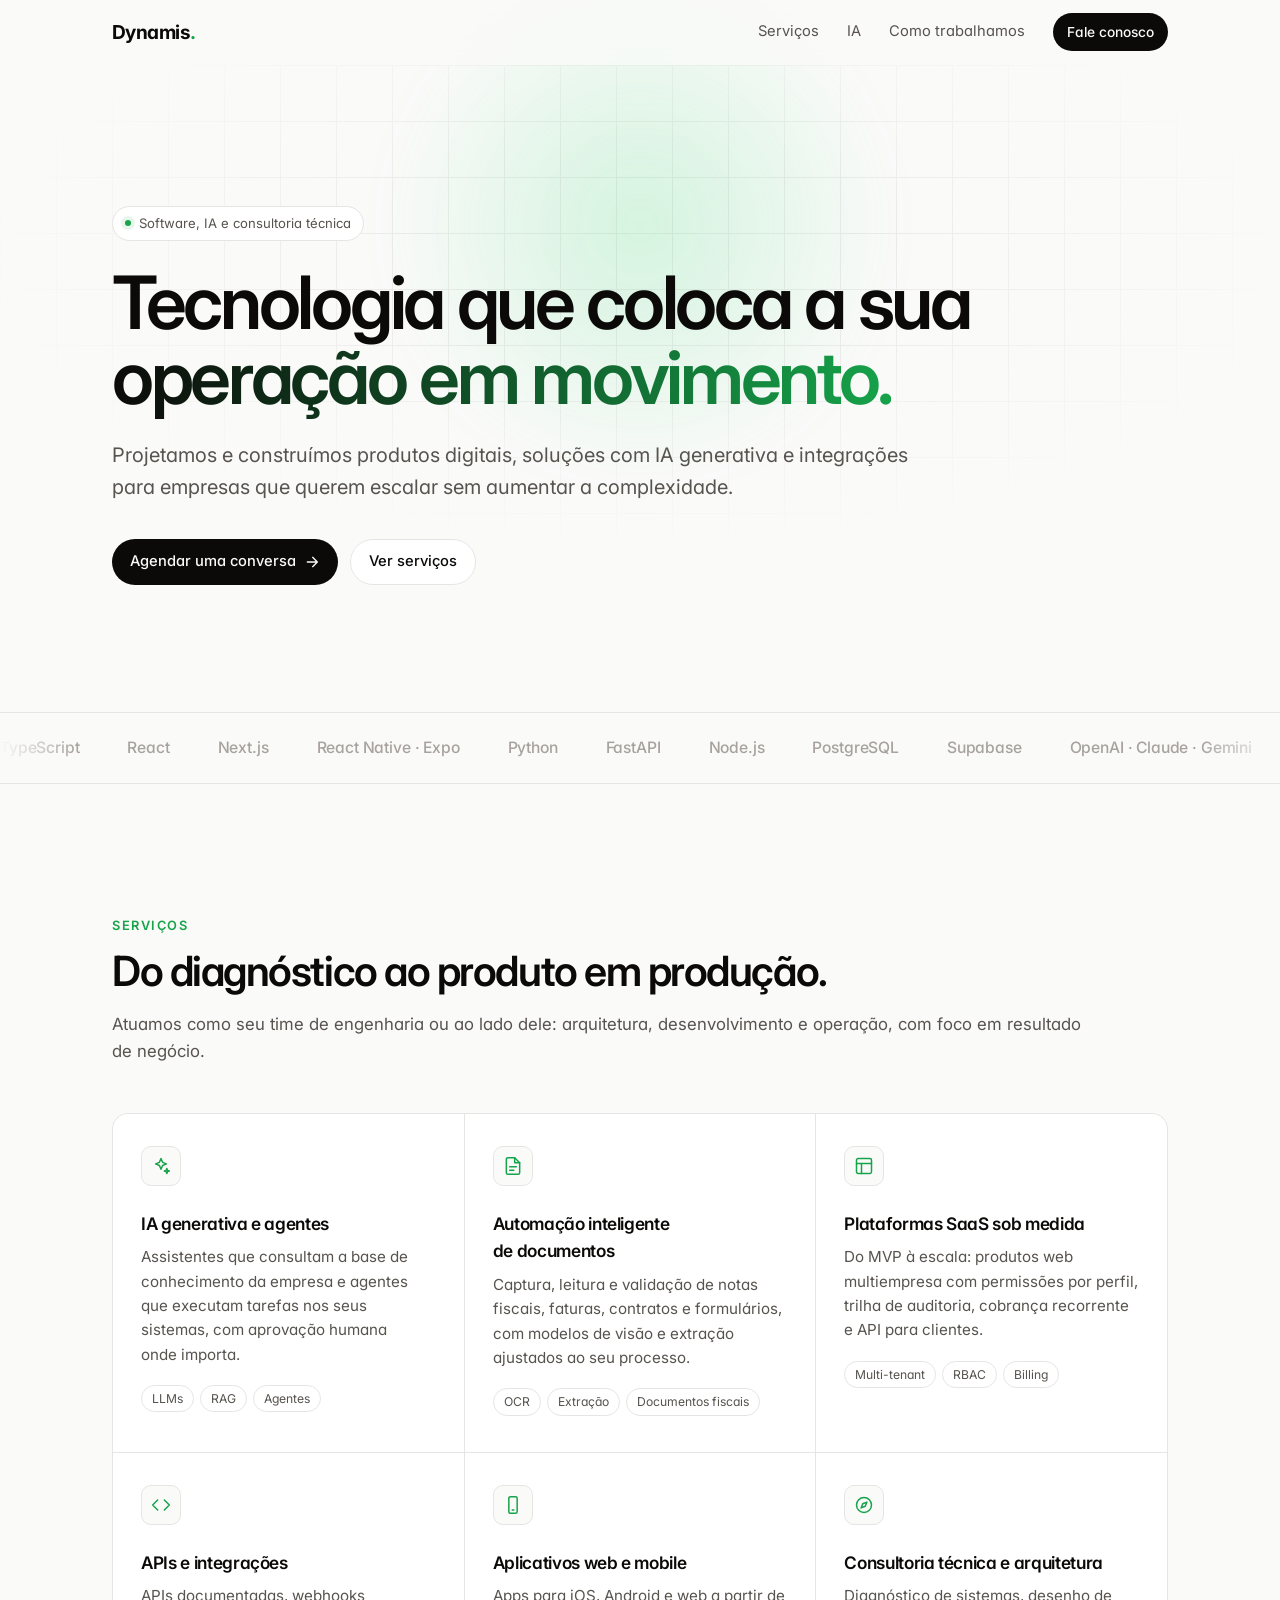
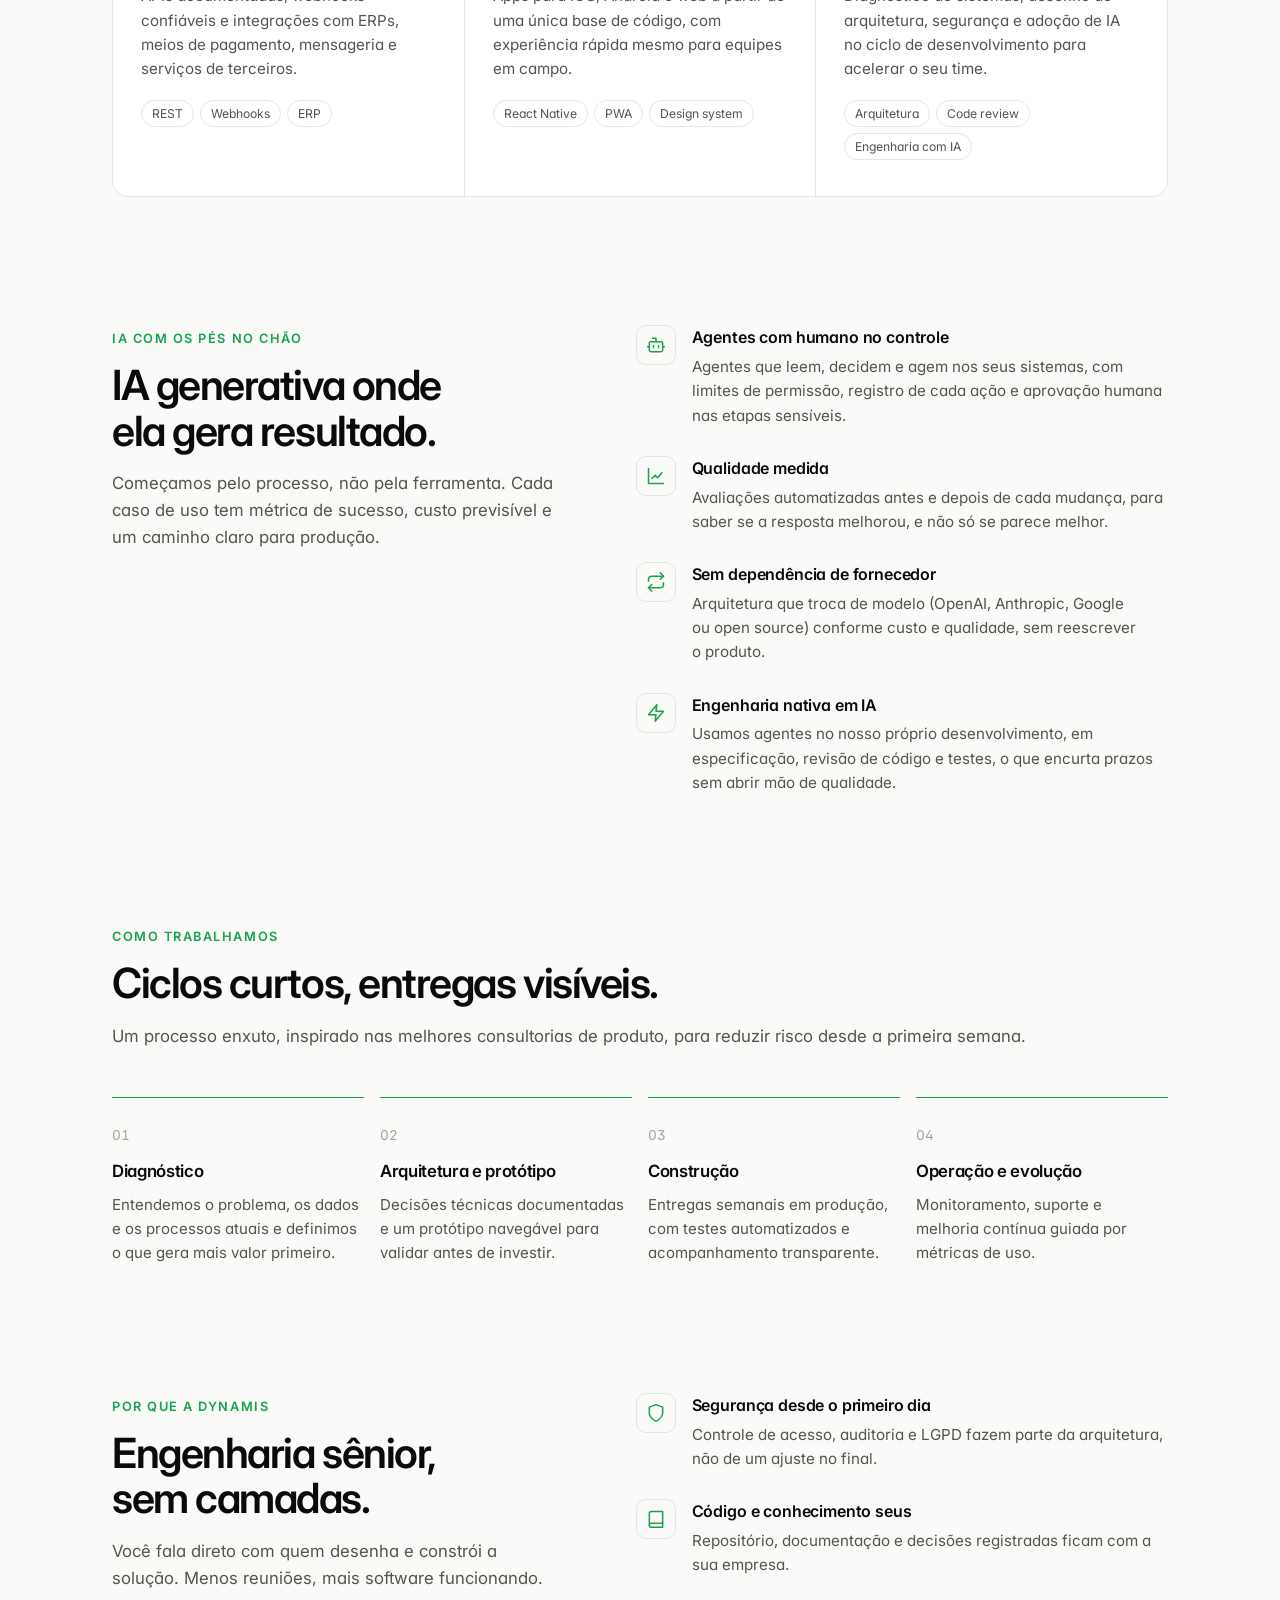
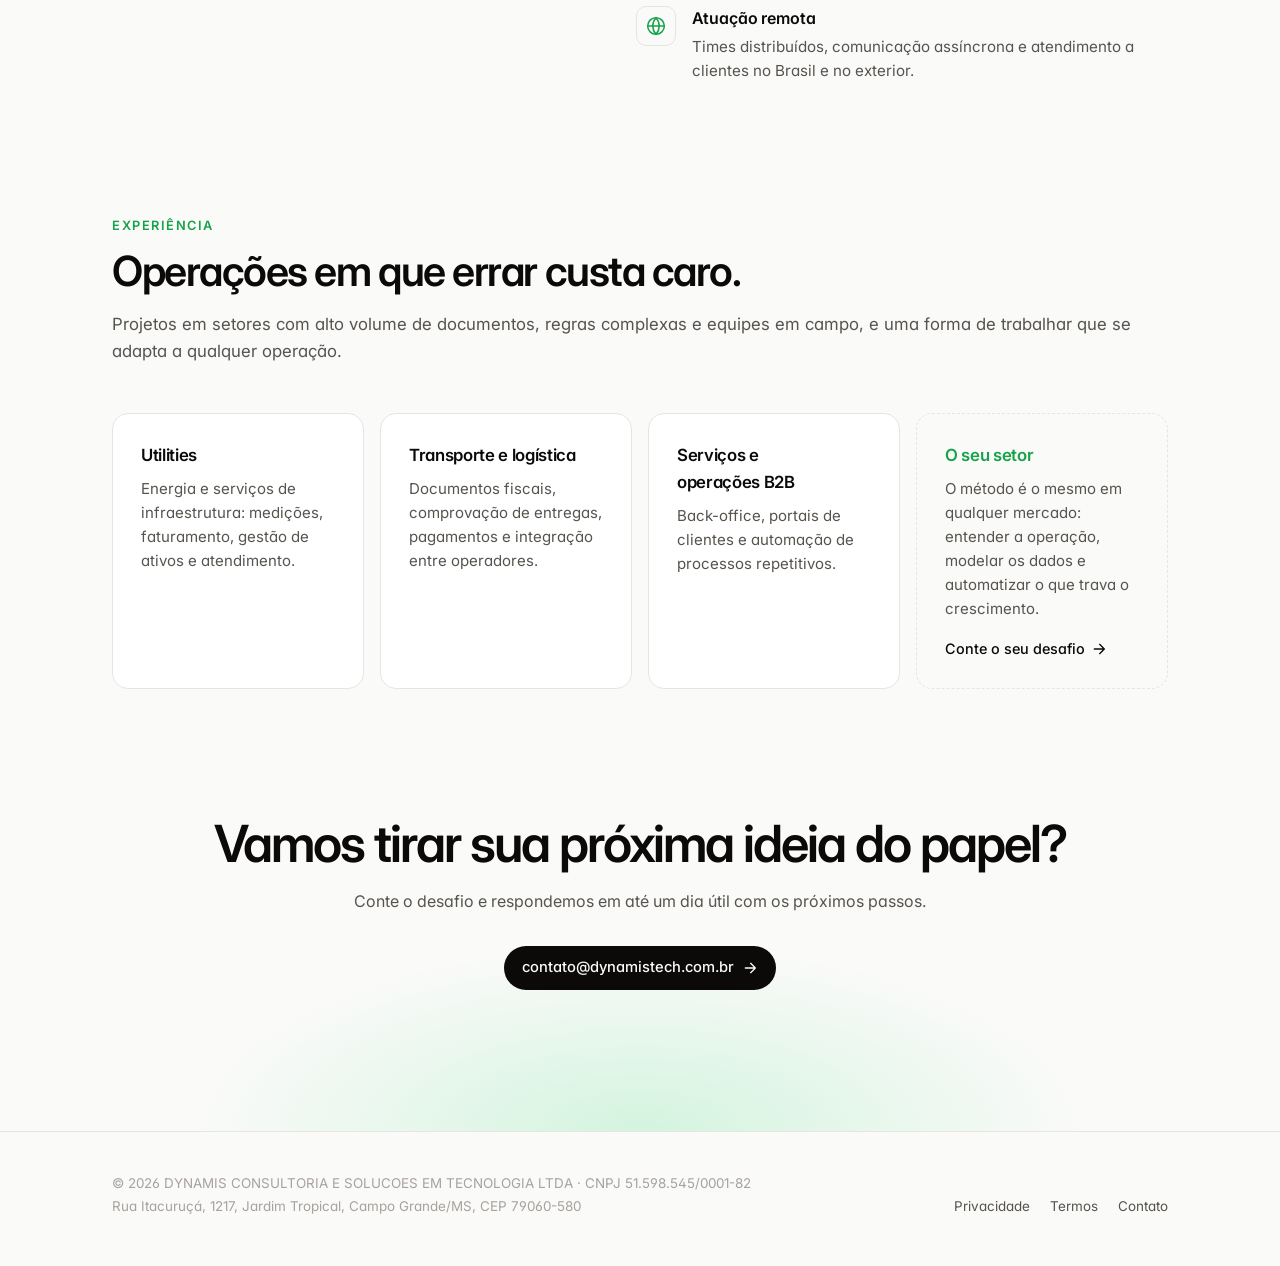
<file: index.html>
<!doctype html>
<html lang="pt-BR" class="no-js">
<head>
  <meta charset="utf-8">
  <meta name="viewport" content="width=device-width, initial-scale=1">
  <title>Dynamis — Software, IA e consultoria técnica</title>
  <meta name="description" content="Desenvolvemos produtos digitais, soluções com IA generativa e agentes, e integrações para empresas que querem operar com mais eficiência. Consultoria técnica, SaaS, apps e APIs.">
  <meta property="og:title" content="Dynamis — Software, IA e consultoria técnica">
  <meta property="og:description" content="Produtos digitais, IA generativa e integrações sob medida.">
  <meta property="og:url" content="https://dynamistech.com.br/">
  <meta property="og:type" content="website">
  <meta name="theme-color" content="#0a0a0a" media="(prefers-color-scheme: dark)">
  <meta name="theme-color" content="#fafaf9" media="(prefers-color-scheme: light)">
  <link rel="icon" href="data:image/svg+xml,%3Csvg xmlns='http://www.w3.org/2000/svg' viewBox='0 0 32 32'%3E%3Crect width='32' height='32' rx='8' fill='%230c0a09'/%3E%3Ctext x='16' y='22' font-family='Arial' font-weight='700' font-size='17' fill='%234ade80' text-anchor='middle'%3ED%3C/text%3E%3C/svg%3E">
  <link rel="preconnect" href="https://fonts.googleapis.com">
  <link rel="preconnect" href="https://fonts.gstatic.com" crossorigin>
  <link href="https://fonts.googleapis.com/css2?family=Inter:wght@400;500;600;700&display=swap" rel="stylesheet">
  <!-- META_DOMAIN_VERIFICATION: cole aqui a meta tag facebook-domain-verification se usar esse método -->
  <link rel="stylesheet" href="styles.css">
  <script type="application/ld+json">
  {
    "@context": "https://schema.org",
    "@type": "Organization",
    "name": "Dynamis",
    "legalName": "DYNAMIS CONSULTORIA E SOLUCOES EM TECNOLOGIA LTDA",
    "taxID": "51.598.545/0001-82",
    "url": "https://dynamistech.com.br",
    "email": "contato@dynamistech.com.br",
    "address": {
      "@type": "PostalAddress",
      "streetAddress": "Rua Itacuruçá, 1217 - Jardim Tropical",
      "addressLocality": "Campo Grande",
      "addressRegion": "MS",
      "postalCode": "79060-580",
      "addressCountry": "BR"
    }
  }
  </script>
</head>
<body>
  <header class="site-header">
    <div class="wrap">
      <a class="brand" href="index.html" aria-label="Dynamis, início">Dynamis<span class="brand-dot">.</span></a>
      <nav class="nav" aria-label="Principal">
        <a class="hide-sm" href="#servicos">Serviços</a>
        <a class="hide-sm" href="#ia">IA</a>
        <a class="hide-sm" href="#como-trabalhamos">Como trabalhamos</a>
        <a class="btn btn-primary" href="#contato">Fale conosco</a>
      </nav>
    </div>
  </header>

  <main>
    <section class="hero">
      <div class="wrap">
        <span class="eyebrow reveal"><span class="dot"></span>Software, IA e consultoria técnica</span>
        <h1 class="reveal" style="--d:.08s">Tecnologia que coloca a sua <span class="accent">operação em movimento.</span></h1>
        <p class="lead reveal" style="--d:.16s">Projetamos e construímos produtos digitais, soluções com IA generativa e integrações para empresas que querem escalar sem aumentar a complexidade.</p>
        <div class="actions reveal" style="--d:.24s">
          <a class="btn btn-primary" href="#contato">Agendar uma conversa
            <svg viewBox="0 0 24 24" fill="none" stroke="currentColor" stroke-width="2" stroke-linecap="round" stroke-linejoin="round"><path d="M5 12h14M13 5l7 7-7 7"/></svg>
          </a>
          <a class="btn btn-ghost" href="#servicos">Ver serviços</a>
        </div>
      </div>
    </section>

    <div class="marquee" aria-label="Tecnologias">
      <div class="marquee-track">
        <span>TypeScript</span><span>React</span><span>Next.js</span><span>React Native · Expo</span><span>Python</span><span>FastAPI</span><span>Node.js</span><span>PostgreSQL</span><span>Supabase</span><span>OpenAI · Claude · Gemini</span><span>Model Context Protocol</span><span>Azure AI</span><span>Stripe</span><span>Docker</span><span>Cloudflare</span>
        <span aria-hidden="true">TypeScript</span><span aria-hidden="true">React</span><span aria-hidden="true">Next.js</span><span aria-hidden="true">React Native · Expo</span><span aria-hidden="true">Python</span><span aria-hidden="true">FastAPI</span><span aria-hidden="true">Node.js</span><span aria-hidden="true">PostgreSQL</span><span aria-hidden="true">Supabase</span><span aria-hidden="true">OpenAI · Claude · Gemini</span><span aria-hidden="true">Model Context Protocol</span><span aria-hidden="true">Azure AI</span><span aria-hidden="true">Stripe</span><span aria-hidden="true">Docker</span><span aria-hidden="true">Cloudflare</span>
      </div>
    </div>

    <section class="block" id="servicos">
      <div class="wrap">
        <div class="section-head reveal">
          <span class="kicker">Serviços</span>
          <h2>Do diagnóstico ao produto em produção.</h2>
          <p>Atuamos como seu time de engenharia ou ao lado dele: arquitetura, desenvolvimento e operação, com foco em resultado de negócio.</p>
        </div>

        <div class="services reveal">
          <article class="service">
            <div class="icon"><svg viewBox="0 0 24 24" fill="none" stroke="currentColor" stroke-width="1.8" stroke-linecap="round" stroke-linejoin="round"><path d="M12 3l1.9 4.6L18.5 9.5l-4.6 1.9L12 16l-1.9-4.6L5.5 9.5l4.6-1.9z"/><path d="M19 15l.8 2.2L22 18l-2.2.8L19 21l-.8-2.2L16 18l2.2-.8z"/></svg></div>
            <h3>IA generativa e agentes</h3>
            <p>Assistentes que consultam a base de conhecimento da empresa e agentes que executam tarefas nos seus sistemas, com aprovação humana onde importa.</p>
            <div class="tags"><span>LLMs</span><span>RAG</span><span>Agentes</span></div>
          </article>

          <article class="service">
            <div class="icon"><svg viewBox="0 0 24 24" fill="none" stroke="currentColor" stroke-width="1.8" stroke-linecap="round" stroke-linejoin="round"><path d="M14 2H6a2 2 0 0 0-2 2v16a2 2 0 0 0 2 2h12a2 2 0 0 0 2-2V8z"/><path d="M14 2v6h6M8 13h8M8 17h5"/></svg></div>
            <h3>Automação inteligente de documentos</h3>
            <p>Captura, leitura e validação de notas fiscais, faturas, contratos e formulários, com modelos de visão e extração ajustados ao seu processo.</p>
            <div class="tags"><span>OCR</span><span>Extração</span><span>Documentos fiscais</span></div>
          </article>

          <article class="service">
            <div class="icon"><svg viewBox="0 0 24 24" fill="none" stroke="currentColor" stroke-width="1.8" stroke-linecap="round" stroke-linejoin="round"><rect x="3" y="3" width="18" height="18" rx="2"/><path d="M3 9h18M9 21V9"/></svg></div>
            <h3>Plataformas SaaS sob medida</h3>
            <p>Do MVP à escala: produtos web multiempresa com permissões por perfil, trilha de auditoria, cobrança recorrente e API para clientes.</p>
            <div class="tags"><span>Multi-tenant</span><span>RBAC</span><span>Billing</span></div>
          </article>

          <article class="service">
            <div class="icon"><svg viewBox="0 0 24 24" fill="none" stroke="currentColor" stroke-width="1.8" stroke-linecap="round" stroke-linejoin="round"><path d="M16 18l6-6-6-6M8 6l-6 6 6 6"/></svg></div>
            <h3>APIs e integrações</h3>
            <p>APIs documentadas, webhooks confiáveis e integrações com ERPs, meios de pagamento, mensageria e serviços de terceiros.</p>
            <div class="tags"><span>REST</span><span>Webhooks</span><span>ERP</span></div>
          </article>

          <article class="service">
            <div class="icon"><svg viewBox="0 0 24 24" fill="none" stroke="currentColor" stroke-width="1.8" stroke-linecap="round" stroke-linejoin="round"><rect x="7" y="2" width="10" height="20" rx="2"/><path d="M11 18h2"/></svg></div>
            <h3>Aplicativos web e mobile</h3>
            <p>Apps para iOS, Android e web a partir de uma única base de código, com experiência rápida mesmo para equipes em campo.</p>
            <div class="tags"><span>React Native</span><span>PWA</span><span>Design system</span></div>
          </article>

          <article class="service">
            <div class="icon"><svg viewBox="0 0 24 24" fill="none" stroke="currentColor" stroke-width="1.8" stroke-linecap="round" stroke-linejoin="round"><circle cx="12" cy="12" r="9"/><path d="M15.5 8.5l-2 5-5 2 2-5z"/></svg></div>
            <h3>Consultoria técnica e arquitetura</h3>
            <p>Diagnóstico de sistemas, desenho de arquitetura, segurança e adoção de IA no ciclo de desenvolvimento para acelerar o seu time.</p>
            <div class="tags"><span>Arquitetura</span><span>Code review</span><span>Engenharia com IA</span></div>
          </article>
        </div>
      </div>
    </section>

    <section class="block" id="ia">
      <div class="wrap split">
        <div class="section-head reveal" style="margin-bottom:0">
          <span class="kicker">IA com os pés no chão</span>
          <h2>IA generativa onde ela gera resultado.</h2>
          <p>Começamos pelo processo, não pela ferramenta. Cada caso de uso tem métrica de sucesso, custo previsível e um caminho claro para produção.</p>
        </div>
        <div class="principles" data-stagger>
          <div class="principle reveal">
            <div class="icon"><svg viewBox="0 0 24 24" fill="none" stroke="currentColor" stroke-width="1.8" stroke-linecap="round" stroke-linejoin="round"><path d="M12 8V4H8"/><rect x="4" y="8" width="16" height="12" rx="2"/><path d="M2 14h2M20 14h2M9 13v2M15 13v2"/></svg></div>
            <div><h3>Agentes com humano no controle</h3><p>Agentes que leem, decidem e agem nos seus sistemas, com limites de permissão, registro de cada ação e aprovação humana nas etapas sensíveis.</p></div>
          </div>
          <div class="principle reveal">
            <div class="icon"><svg viewBox="0 0 24 24" fill="none" stroke="currentColor" stroke-width="1.8" stroke-linecap="round" stroke-linejoin="round"><path d="M3 3v18h18"/><path d="M7 15l4-4 3 3 5-6"/></svg></div>
            <div><h3>Qualidade medida</h3><p>Avaliações automatizadas antes e depois de cada mudança, para saber se a resposta melhorou, e não só se parece melhor.</p></div>
          </div>
          <div class="principle reveal">
            <div class="icon"><svg viewBox="0 0 24 24" fill="none" stroke="currentColor" stroke-width="1.8" stroke-linecap="round" stroke-linejoin="round"><path d="M17 1l4 4-4 4"/><path d="M3 11V9a4 4 0 0 1 4-4h14M7 23l-4-4 4-4"/><path d="M21 13v2a4 4 0 0 1-4 4H3"/></svg></div>
            <div><h3>Sem dependência de fornecedor</h3><p>Arquitetura que troca de modelo (OpenAI, Anthropic, Google ou open source) conforme custo e qualidade, sem reescrever o produto.</p></div>
          </div>
          <div class="principle reveal">
            <div class="icon"><svg viewBox="0 0 24 24" fill="none" stroke="currentColor" stroke-width="1.8" stroke-linecap="round" stroke-linejoin="round"><path d="M13 2L3 14h9l-1 8 10-12h-9z"/></svg></div>
            <div><h3>Engenharia nativa em IA</h3><p>Usamos agentes no nosso próprio desenvolvimento, em especificação, revisão de código e testes, o que encurta prazos sem abrir mão de qualidade.</p></div>
          </div>
        </div>
      </div>
    </section>

    <section class="block" id="como-trabalhamos">
      <div class="wrap">
        <div class="section-head reveal">
          <span class="kicker">Como trabalhamos</span>
          <h2>Ciclos curtos, entregas visíveis.</h2>
          <p>Um processo enxuto, inspirado nas melhores consultorias de produto, para reduzir risco desde a primeira semana.</p>
        </div>
        <div class="process">
          <div class="step"><span class="num">01</span><h3>Diagnóstico</h3><p>Entendemos o problema, os dados e os processos atuais e definimos o que gera mais valor primeiro.</p></div>
          <div class="step"><span class="num">02</span><h3>Arquitetura e protótipo</h3><p>Decisões técnicas documentadas e um protótipo navegável para validar antes de investir.</p></div>
          <div class="step"><span class="num">03</span><h3>Construção</h3><p>Entregas semanais em produção, com testes automatizados e acompanhamento transparente.</p></div>
          <div class="step"><span class="num">04</span><h3>Operação e evolução</h3><p>Monitoramento, suporte e melhoria contínua guiada por métricas de uso.</p></div>
        </div>
      </div>
    </section>

    <section class="block">
      <div class="wrap split">
        <div class="section-head reveal" style="margin-bottom:0">
          <span class="kicker">Por que a Dynamis</span>
          <h2>Engenharia sênior, sem camadas.</h2>
          <p>Você fala direto com quem desenha e constrói a solução. Menos reuniões, mais software funcionando.</p>
        </div>
        <div class="principles" data-stagger>
          <div class="principle reveal">
            <div class="icon"><svg viewBox="0 0 24 24" fill="none" stroke="currentColor" stroke-width="1.8" stroke-linecap="round" stroke-linejoin="round"><path d="M12 22s8-4 8-10V5l-8-3-8 3v7c0 6 8 10 8 10z"/></svg></div>
            <div><h3>Segurança desde o primeiro dia</h3><p>Controle de acesso, auditoria e LGPD fazem parte da arquitetura, não de um ajuste no final.</p></div>
          </div>
          <div class="principle reveal">
            <div class="icon"><svg viewBox="0 0 24 24" fill="none" stroke="currentColor" stroke-width="1.8" stroke-linecap="round" stroke-linejoin="round"><path d="M4 19.5A2.5 2.5 0 0 1 6.5 17H20V3H6.5A2.5 2.5 0 0 0 4 5.5z"/><path d="M4 19.5A2.5 2.5 0 0 0 6.5 22H20v-5"/></svg></div>
            <div><h3>Código e conhecimento seus</h3><p>Repositório, documentação e decisões registradas ficam com a sua empresa.</p></div>
          </div>
          <div class="principle reveal">
            <div class="icon"><svg viewBox="0 0 24 24" fill="none" stroke="currentColor" stroke-width="1.8" stroke-linecap="round" stroke-linejoin="round"><circle cx="12" cy="12" r="10"/><path d="M2 12h20M12 2a15 15 0 0 1 0 20M12 2a15 15 0 0 0 0 20"/></svg></div>
            <div><h3>Atuação remota</h3><p>Times distribuídos, comunicação assíncrona e atendimento a clientes no Brasil e no exterior.</p></div>
          </div>
        </div>
      </div>
    </section>

    <section class="block">
      <div class="wrap">
        <div class="section-head reveal">
          <span class="kicker">Experiência</span>
          <h2>Operações em que errar custa caro.</h2>
          <p>Projetos em setores com alto volume de documentos, regras complexas e equipes em campo, e uma forma de trabalhar que se adapta a qualquer operação.</p>
        </div>
        <div class="sectors" data-stagger>
          <div class="card reveal"><h3>Utilities</h3><p>Energia e serviços de infraestrutura: medições, faturamento, gestão de ativos e atendimento.</p></div>
          <div class="card reveal"><h3>Transporte e logística</h3><p>Documentos fiscais, comprovação de entregas, pagamentos e integração entre operadores.</p></div>
          <div class="card reveal"><h3>Serviços e operações B2B</h3><p>Back-office, portais de clientes e automação de processos repetitivos.</p></div>
          <a class="card card-open reveal" href="#contato"><h3>O seu setor</h3><p>O método é o mesmo em qualquer mercado: entender a operação, modelar os dados e automatizar o que trava o crescimento.</p><span class="more">Conte o seu desafio <svg viewBox="0 0 24 24" fill="none" stroke="currentColor" stroke-width="2" stroke-linecap="round" stroke-linejoin="round"><path d="M5 12h14M13 5l7 7-7 7"/></svg></span></a>
        </div>
      </div>
    </section>

    <section class="cta" id="contato">
      <div class="wrap reveal">
        <h2>Vamos tirar sua próxima ideia do papel?</h2>
        <p>Conte o desafio e respondemos em até um dia útil com os próximos passos.</p>
        <div class="actions">
          <a class="btn btn-primary" href="mailto:contato@dynamistech.com.br?subject=Projeto%20com%20a%20Dynamis">contato@dynamistech.com.br
            <svg viewBox="0 0 24 24" fill="none" stroke="currentColor" stroke-width="2" stroke-linecap="round" stroke-linejoin="round"><path d="M5 12h14M13 5l7 7-7 7"/></svg>
          </a>
        </div>
      </div>
    </section>
  </main>

  <footer class="site-footer">
    <div class="wrap">
      <div class="legal">
        © <span id="year">2026</span> DYNAMIS CONSULTORIA E SOLUCOES EM TECNOLOGIA LTDA · CNPJ 51.598.545/0001-82<br>
        Rua Itacuruçá, 1217, Jardim Tropical, Campo Grande/MS, CEP 79060-580
      </div>
      <div class="links">
        <a href="privacidade.html">Privacidade</a>
        <a href="termos.html">Termos</a>
        <a href="mailto:contato@dynamistech.com.br">Contato</a>
      </div>
    </div>
  </footer>

  <script src="script.js"></script>
</body>
</html>
</file>
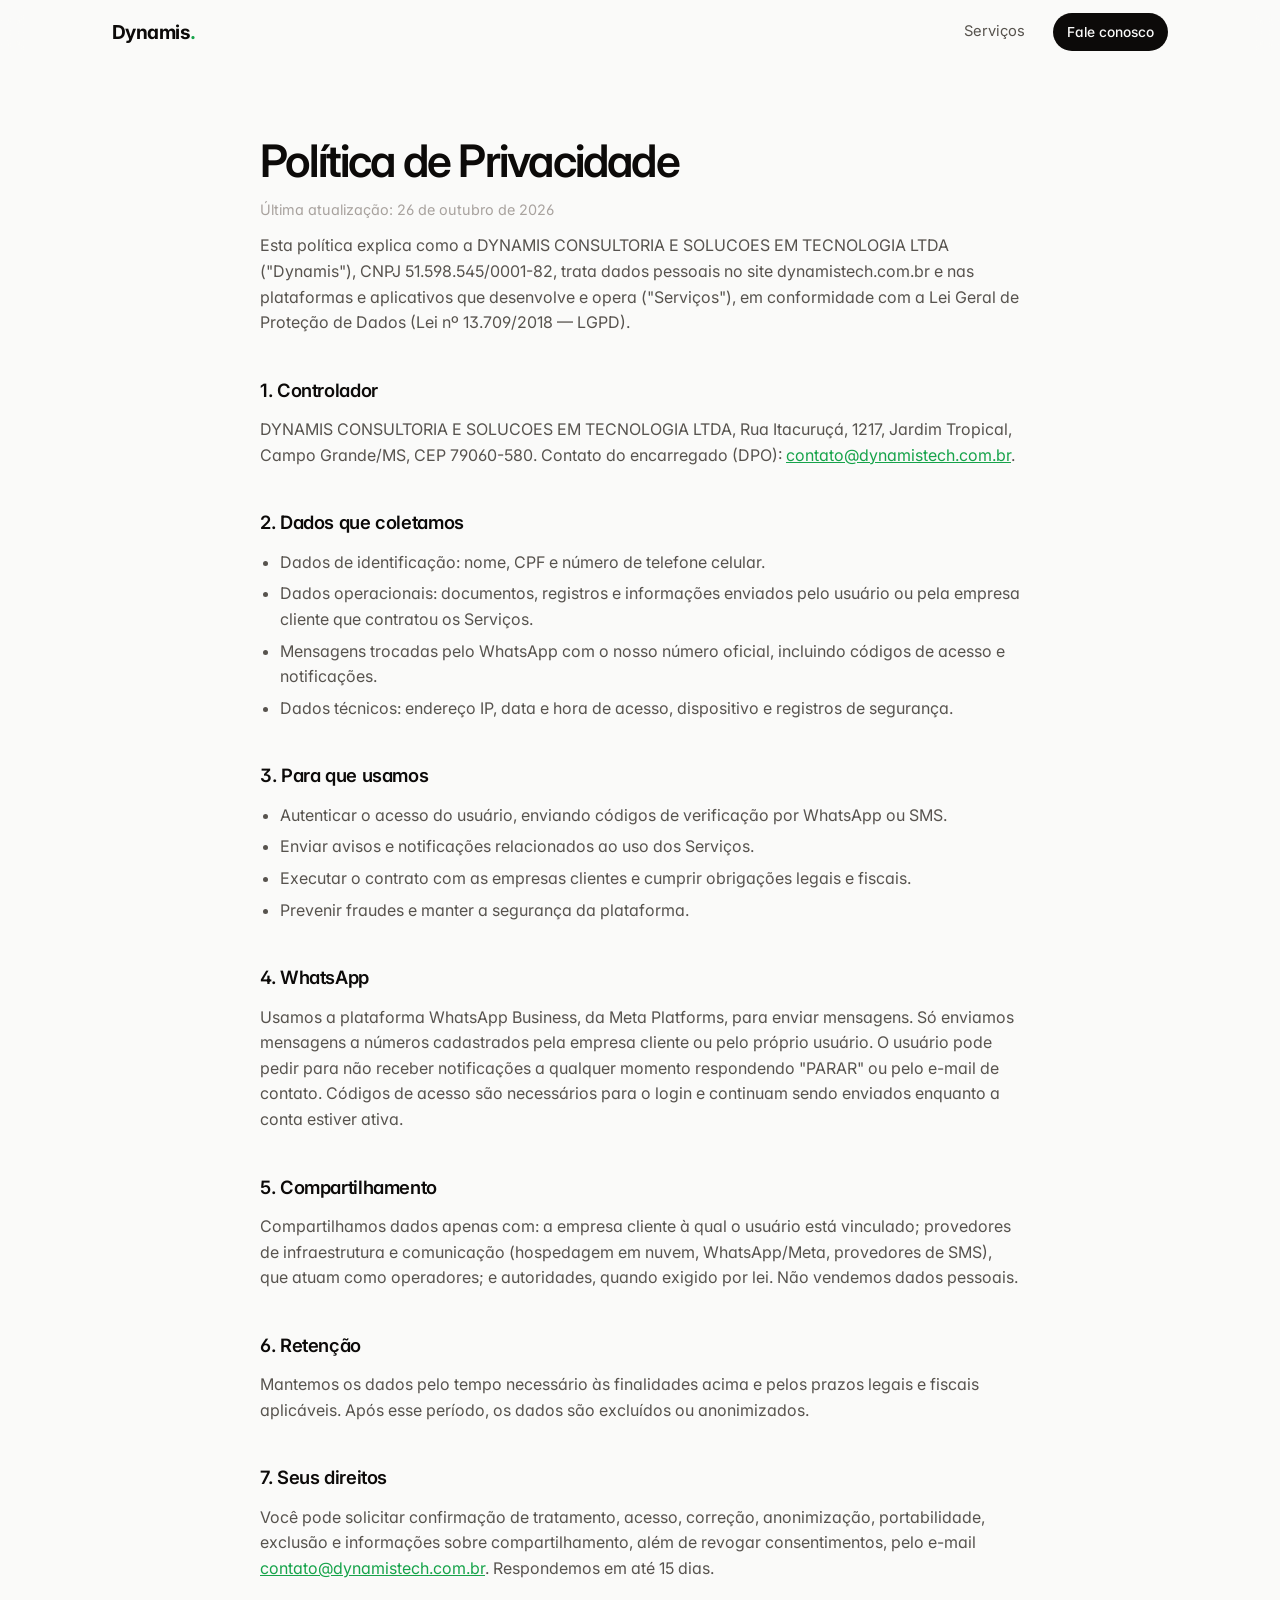
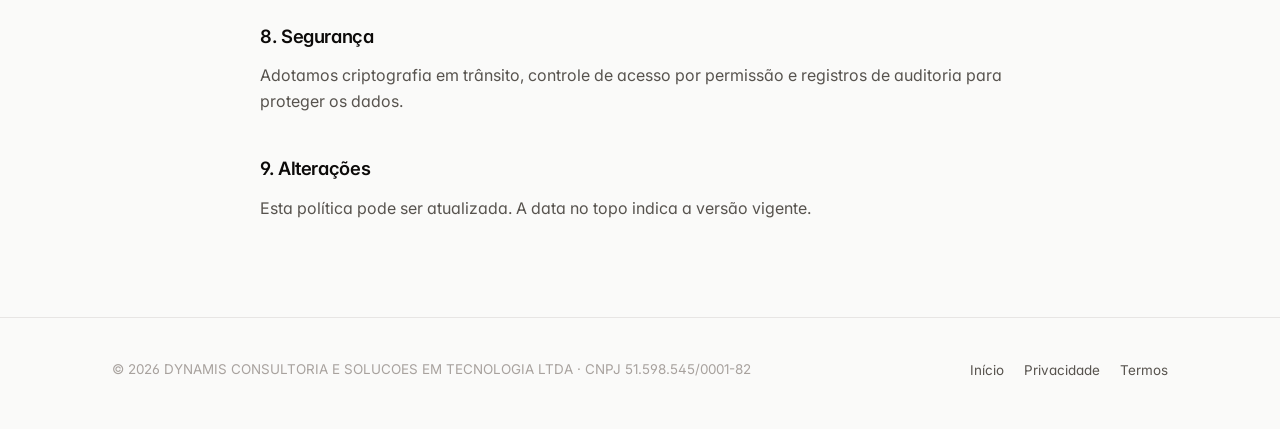
<file: privacidade.html>
<!doctype html>
<html lang="pt-BR" class="no-js">
<head>
  <meta charset="utf-8">
  <meta name="viewport" content="width=device-width, initial-scale=1">
  <title>Política de Privacidade — Dynamis</title>
  <link rel="preconnect" href="https://fonts.googleapis.com">
  <link rel="preconnect" href="https://fonts.gstatic.com" crossorigin>
  <link href="https://fonts.googleapis.com/css2?family=Inter:wght@400;500;600;700&display=swap" rel="stylesheet">
  <link rel="icon" href="data:image/svg+xml,%3Csvg xmlns='http://www.w3.org/2000/svg' viewBox='0 0 32 32'%3E%3Crect width='32' height='32' rx='8' fill='%230c0a09'/%3E%3Ctext x='16' y='22' font-family='Arial' font-weight='700' font-size='17' fill='%234ade80' text-anchor='middle'%3ED%3C/text%3E%3C/svg%3E">
  <link rel="stylesheet" href="styles.css">
</head>
<body>
  <header class="site-header">
    <div class="wrap">
      <a class="brand" href="index.html" aria-label="Dynamis, início">Dynamis<span class="brand-dot">.</span></a>
      <nav class="nav" aria-label="Principal">
        <a class="hide-sm" href="index.html#servicos">Serviços</a>
        <a class="btn btn-primary" href="index.html#contato">Fale conosco</a>
      </nav>
    </div>
  </header>

  <main>
    <div class="wrap doc">
      <h1>Política de Privacidade</h1>
      <p class="updated">Última atualização: 26 de outubro de 2026</p>

      <p>Esta política explica como a DYNAMIS CONSULTORIA E SOLUCOES EM TECNOLOGIA LTDA ("Dynamis"), CNPJ 51.598.545/0001-82, trata dados pessoais no site dynamistech.com.br e nas plataformas e aplicativos que desenvolve e opera ("Serviços"), em conformidade com a Lei Geral de Proteção de Dados (Lei nº 13.709/2018 — LGPD).</p>

      <h2>1. Controlador</h2>
      <p>DYNAMIS CONSULTORIA E SOLUCOES EM TECNOLOGIA LTDA, Rua Itacuruçá, 1217, Jardim Tropical, Campo Grande/MS, CEP 79060-580. Contato do encarregado (DPO): <a href="mailto:contato@dynamistech.com.br">contato@dynamistech.com.br</a>.</p>

      <h2>2. Dados que coletamos</h2>
      <ul>
        <li>Dados de identificação: nome, CPF e número de telefone celular.</li>
        <li>Dados operacionais: documentos, registros e informações enviados pelo usuário ou pela empresa cliente que contratou os Serviços.</li>
        <li>Mensagens trocadas pelo WhatsApp com o nosso número oficial, incluindo códigos de acesso e notificações.</li>
        <li>Dados técnicos: endereço IP, data e hora de acesso, dispositivo e registros de segurança.</li>
      </ul>

      <h2>3. Para que usamos</h2>
      <ul>
        <li>Autenticar o acesso do usuário, enviando códigos de verificação por WhatsApp ou SMS.</li>
        <li>Enviar avisos e notificações relacionados ao uso dos Serviços.</li>
        <li>Executar o contrato com as empresas clientes e cumprir obrigações legais e fiscais.</li>
        <li>Prevenir fraudes e manter a segurança da plataforma.</li>
      </ul>

      <h2>4. WhatsApp</h2>
      <p>Usamos a plataforma WhatsApp Business, da Meta Platforms, para enviar mensagens. Só enviamos mensagens a números cadastrados pela empresa cliente ou pelo próprio usuário. O usuário pode pedir para não receber notificações a qualquer momento respondendo "PARAR" ou pelo e-mail de contato. Códigos de acesso são necessários para o login e continuam sendo enviados enquanto a conta estiver ativa.</p>

      <h2>5. Compartilhamento</h2>
      <p>Compartilhamos dados apenas com: a empresa cliente à qual o usuário está vinculado; provedores de infraestrutura e comunicação (hospedagem em nuvem, WhatsApp/Meta, provedores de SMS), que atuam como operadores; e autoridades, quando exigido por lei. Não vendemos dados pessoais.</p>

      <h2>6. Retenção</h2>
      <p>Mantemos os dados pelo tempo necessário às finalidades acima e pelos prazos legais e fiscais aplicáveis. Após esse período, os dados são excluídos ou anonimizados.</p>

      <h2>7. Seus direitos</h2>
      <p>Você pode solicitar confirmação de tratamento, acesso, correção, anonimização, portabilidade, exclusão e informações sobre compartilhamento, além de revogar consentimentos, pelo e-mail <a href="mailto:contato@dynamistech.com.br">contato@dynamistech.com.br</a>. Respondemos em até 15 dias.</p>

      <h2>8. Segurança</h2>
      <p>Adotamos criptografia em trânsito, controle de acesso por permissão e registros de auditoria para proteger os dados.</p>

      <h2>9. Alterações</h2>
      <p>Esta política pode ser atualizada. A data no topo indica a versão vigente.</p>
    </div>
  </main>

  <footer class="site-footer">
    <div class="wrap">
      <div class="legal">© <span id="year">2026</span> DYNAMIS CONSULTORIA E SOLUCOES EM TECNOLOGIA LTDA · CNPJ 51.598.545/0001-82</div>
      <div class="links">
        <a href="index.html">Início</a>
        <a href="privacidade.html">Privacidade</a>
        <a href="termos.html">Termos</a>
      </div>
    </div>
  </footer>

  <script src="script.js"></script>
</body>
</html>
</file>
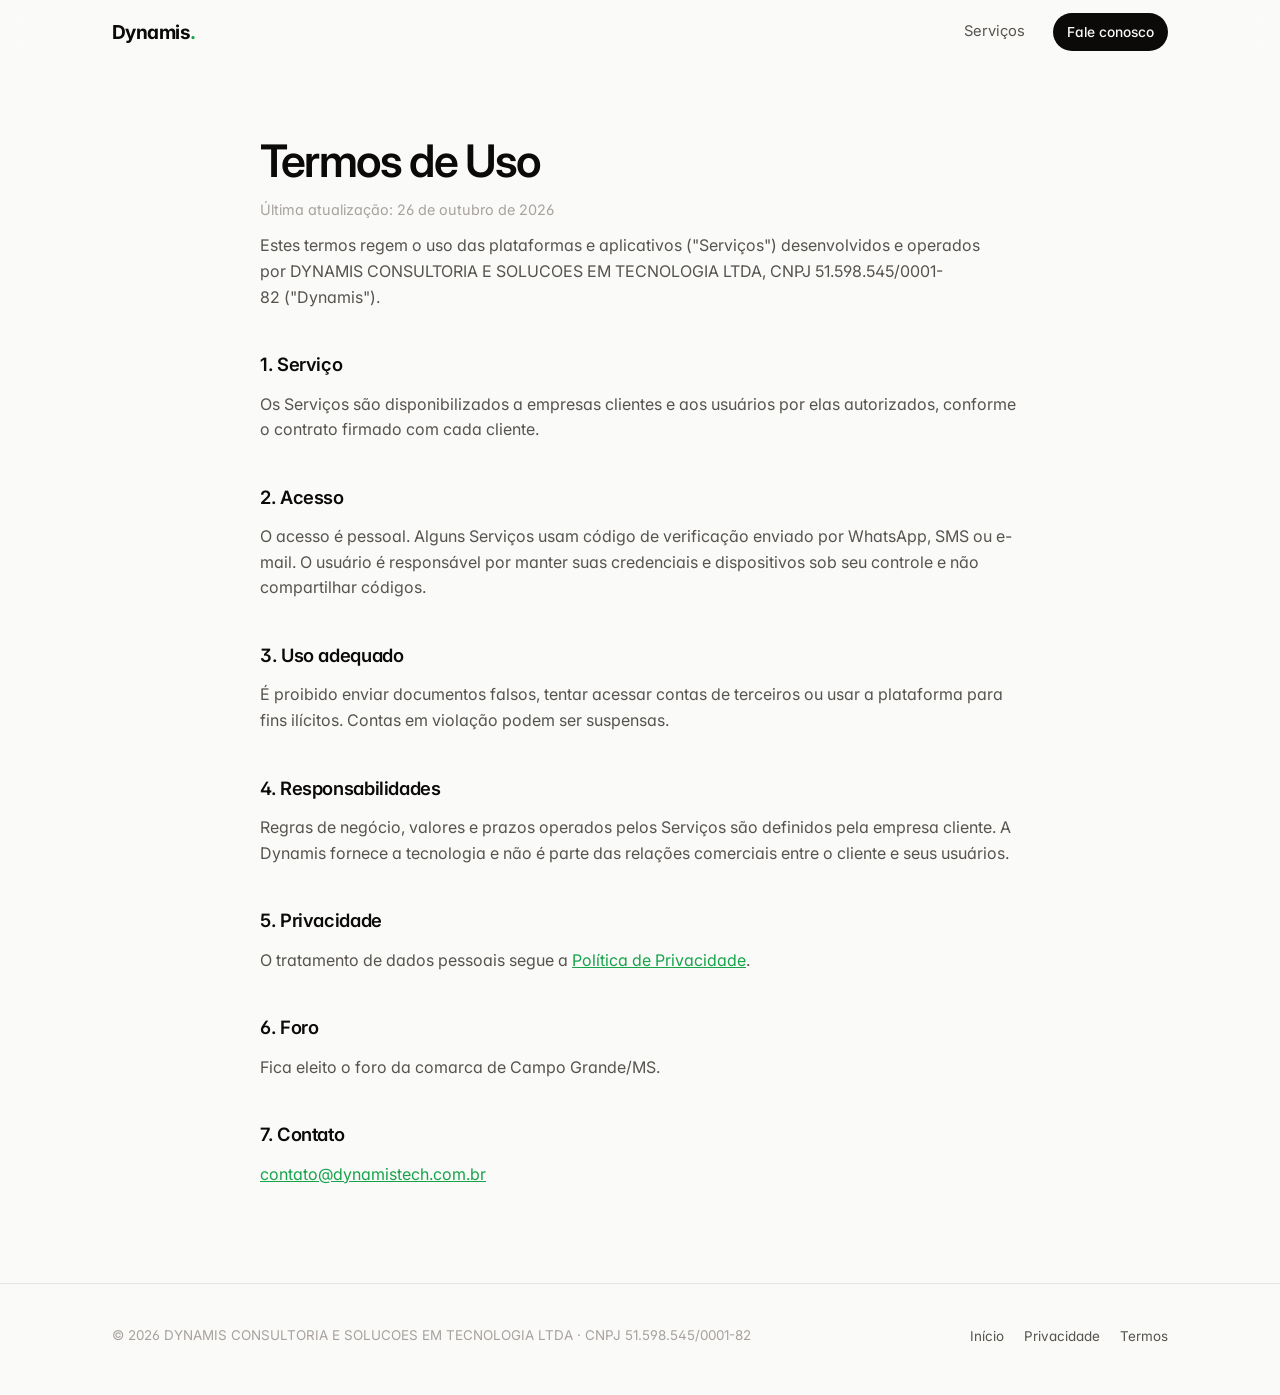
<file: termos.html>
<!doctype html>
<html lang="pt-BR" class="no-js">
<head>
  <meta charset="utf-8">
  <meta name="viewport" content="width=device-width, initial-scale=1">
  <title>Termos de Uso — Dynamis</title>
  <link rel="preconnect" href="https://fonts.googleapis.com">
  <link rel="preconnect" href="https://fonts.gstatic.com" crossorigin>
  <link href="https://fonts.googleapis.com/css2?family=Inter:wght@400;500;600;700&display=swap" rel="stylesheet">
  <link rel="icon" href="data:image/svg+xml,%3Csvg xmlns='http://www.w3.org/2000/svg' viewBox='0 0 32 32'%3E%3Crect width='32' height='32' rx='8' fill='%230c0a09'/%3E%3Ctext x='16' y='22' font-family='Arial' font-weight='700' font-size='17' fill='%234ade80' text-anchor='middle'%3ED%3C/text%3E%3C/svg%3E">
  <link rel="stylesheet" href="styles.css">
</head>
<body>
  <header class="site-header">
    <div class="wrap">
      <a class="brand" href="index.html" aria-label="Dynamis, início">Dynamis<span class="brand-dot">.</span></a>
      <nav class="nav" aria-label="Principal">
        <a class="hide-sm" href="index.html#servicos">Serviços</a>
        <a class="btn btn-primary" href="index.html#contato">Fale conosco</a>
      </nav>
    </div>
  </header>

  <main>
    <div class="wrap doc">
      <h1>Termos de Uso</h1>
      <p class="updated">Última atualização: 26 de outubro de 2026</p>

      <p>Estes termos regem o uso das plataformas e aplicativos ("Serviços") desenvolvidos e operados por DYNAMIS CONSULTORIA E SOLUCOES EM TECNOLOGIA LTDA, CNPJ 51.598.545/0001-82 ("Dynamis").</p>

      <h2>1. Serviço</h2>
      <p>Os Serviços são disponibilizados a empresas clientes e aos usuários por elas autorizados, conforme o contrato firmado com cada cliente.</p>

      <h2>2. Acesso</h2>
      <p>O acesso é pessoal. Alguns Serviços usam código de verificação enviado por WhatsApp, SMS ou e-mail. O usuário é responsável por manter suas credenciais e dispositivos sob seu controle e não compartilhar códigos.</p>

      <h2>3. Uso adequado</h2>
      <p>É proibido enviar documentos falsos, tentar acessar contas de terceiros ou usar a plataforma para fins ilícitos. Contas em violação podem ser suspensas.</p>

      <h2>4. Responsabilidades</h2>
      <p>Regras de negócio, valores e prazos operados pelos Serviços são definidos pela empresa cliente. A Dynamis fornece a tecnologia e não é parte das relações comerciais entre o cliente e seus usuários.</p>

      <h2>5. Privacidade</h2>
      <p>O tratamento de dados pessoais segue a <a href="privacidade.html">Política de Privacidade</a>.</p>

      <h2>6. Foro</h2>
      <p>Fica eleito o foro da comarca de Campo Grande/MS.</p>

      <h2>7. Contato</h2>
      <p><a href="mailto:contato@dynamistech.com.br">contato@dynamistech.com.br</a></p>
    </div>
  </main>

  <footer class="site-footer">
    <div class="wrap">
      <div class="legal">© <span id="year">2026</span> DYNAMIS CONSULTORIA E SOLUCOES EM TECNOLOGIA LTDA · CNPJ 51.598.545/0001-82</div>
      <div class="links">
        <a href="index.html">Início</a>
        <a href="privacidade.html">Privacidade</a>
        <a href="termos.html">Termos</a>
      </div>
    </div>
  </footer>

  <script src="script.js"></script>
</body>
</html>
</file>
<file: styles.css>
:root {
  --bg: #fafaf9;
  --bg-elev: #ffffff;
  --fg: #0c0a09;
  --muted: #57534e;
  --subtle: #a8a29e;
  --line: #e7e5e4;
  --accent: #16a34a;
  --accent-soft: rgba(22, 163, 74, 0.10);
  --glow: rgba(74, 222, 128, 0.22);
  --radius: 16px;
  --s: 88px;
  --ease: cubic-bezier(0.22, 1, 0.36, 1);
  color-scheme: light;
}
@media (prefers-color-scheme: dark) {
  :root {
    --bg: #0a0a0a;
    --bg-elev: #111111;
    --fg: #fafafa;
    --muted: #a3a3a3;
    --subtle: #525252;
    --line: #1f1f1f;
    --accent: #4ade80;
    --accent-soft: rgba(74, 222, 128, 0.10);
    --glow: rgba(74, 222, 128, 0.14);
    color-scheme: dark;
  }
}

* { box-sizing: border-box; margin: 0; padding: 0; }
html { scroll-behavior: smooth; scroll-padding-top: 88px; -webkit-text-size-adjust: 100%; }
h1, h2, h3 { text-wrap: balance; }
p { text-wrap: pretty; }
body {
  font-family: "Inter", system-ui, -apple-system, "Segoe UI", Roboto, sans-serif;
  font-feature-settings: "ss01", "cv11";
  background: var(--bg);
  color: var(--fg);
  line-height: 1.6;
  -webkit-font-smoothing: antialiased;
  overflow-x: hidden;
}
a { color: inherit; }
::selection { background: var(--accent); color: #fff; }

.wrap { width: 100%; max-width: 1120px; margin: 0 auto; padding: 0 16px; }
@media (min-width: 720px) { .wrap { padding: 0 32px; } }

/* Header */
.site-header {
  position: sticky; top: 0; z-index: 50;
  backdrop-filter: saturate(180%) blur(14px);
  -webkit-backdrop-filter: saturate(180%) blur(14px);
  background: color-mix(in srgb, var(--bg) 78%, transparent);
  border-bottom: 1px solid transparent;
  transition: border-color .3s var(--ease);
}
.site-header.scrolled { border-bottom-color: var(--line); }
.site-header .wrap { display: flex; align-items: center; justify-content: space-between; height: 64px; gap: 16px; }
.brand { display: inline-flex; align-items: baseline; font-weight: 700; letter-spacing: -0.03em; text-decoration: none; font-size: 1.2rem; }
.brand-dot { color: var(--accent); }
.nav { display: flex; align-items: center; gap: 28px; }
.nav a { text-decoration: none; color: var(--muted); font-size: 0.92rem; transition: color .2s; }
.nav a:hover { color: var(--fg); }
.nav .hide-sm { display: none; }
@media (min-width: 760px) { .nav .hide-sm { display: inline; } }

.btn {
  display: inline-flex; align-items: center; gap: 8px;
  padding: 10px 18px; border-radius: 999px;
  font-size: 0.92rem; font-weight: 500; text-decoration: none;
  transition: transform .25s var(--ease), background .25s, border-color .25s, box-shadow .25s;
  will-change: transform;
}
.btn svg { width: 16px; height: 16px; transition: transform .25s var(--ease); }
.btn:hover svg { transform: translateX(3px); }
.btn-primary { background: var(--fg); color: var(--bg) !important; }
.btn-primary:hover { transform: translateY(-1px); box-shadow: 0 8px 24px -8px var(--glow), 0 0 0 4px var(--accent-soft); }
.btn-ghost { border: 1px solid var(--line); color: var(--fg); background: var(--bg-elev); }
.btn-ghost:hover { border-color: var(--subtle); }
.nav .btn { padding: 8px 14px; font-size: 0.86rem; }

/* Hero */
@media (min-width: 720px) { :root { --s: 128px; } }
.hero { position: relative; padding: calc(var(--s) * 1.1) 0 var(--s); isolation: isolate; }
.hero::before {
  content: ""; position: absolute; inset: 0; z-index: -2;
  background-image:
    linear-gradient(var(--line) 1px, transparent 1px),
    linear-gradient(90deg, var(--line) 1px, transparent 1px);
  background-size: 56px 56px;
  mask-image: radial-gradient(ellipse 70% 60% at 50% 30%, #000 30%, transparent 75%);
  -webkit-mask-image: radial-gradient(ellipse 70% 60% at 50% 30%, #000 30%, transparent 75%);
  opacity: .7;
}
.hero::after {
  content: ""; position: absolute; z-index: -1;
  width: 560px; height: 560px; left: 50%; top: -120px; transform: translateX(-50%);
  background: radial-gradient(circle, var(--glow), transparent 65%);
  filter: blur(20px);
  animation: drift 14s ease-in-out infinite alternate;
}
@keyframes drift { from { transform: translate(-60%, 0) scale(1); } to { transform: translate(-40%, 40px) scale(1.15); } }

.eyebrow {
  display: inline-flex; align-items: center; gap: 8px;
  padding: 6px 12px; border: 1px solid var(--line); border-radius: 999px;
  background: var(--bg-elev); color: var(--muted); font-size: 0.82rem;
}
.eyebrow .dot { width: 6px; height: 6px; border-radius: 50%; background: var(--accent); box-shadow: 0 0 0 4px var(--accent-soft); animation: pulse 2.4s ease-in-out infinite; }
@keyframes pulse { 50% { box-shadow: 0 0 0 7px transparent; } }

.hero h1 {
  margin-top: 24px;
  font-size: clamp(2.4rem, 7vw, 4.6rem);
  line-height: 1.02; letter-spacing: -0.045em; font-weight: 600;
  max-width: 900px;
}
.hero h1 .accent {
  background: linear-gradient(90deg, var(--fg), var(--accent));
  -webkit-background-clip: text; background-clip: text; color: transparent;
}
.hero p.lead { margin-top: 24px; font-size: clamp(1.05rem, 2vw, 1.25rem); color: var(--muted); max-width: 820px; }
.hero .actions { margin-top: 36px; display: flex; gap: 12px; flex-wrap: wrap; }

/* Marquee */
.marquee { border-block: 1px solid var(--line); padding: 22px 0; overflow: hidden; position: relative; }
.marquee::before, .marquee::after { content: ""; position: absolute; top: 0; bottom: 0; width: 80px; z-index: 1; }
.marquee::before { left: 0; background: linear-gradient(90deg, var(--bg), transparent); }
.marquee::after { right: 0; background: linear-gradient(-90deg, var(--bg), transparent); }
.marquee-track { display: flex; gap: 48px; width: max-content; animation: scroll 40s linear infinite; }
.marquee-track span { color: var(--subtle); font-weight: 500; font-size: 0.98rem; white-space: nowrap; letter-spacing: -0.01em; }
@keyframes scroll { to { transform: translateX(-50%); } }

/* Sections */
section.block { padding: var(--s) 0 0; }
.section-head { margin-bottom: 48px; }
.kicker { font-size: 0.8rem; text-transform: uppercase; letter-spacing: 0.12em; color: var(--accent); font-weight: 600; }
.section-head h2 { margin-top: 12px; font-size: clamp(1.8rem, 4vw, 2.6rem); line-height: 1.1; letter-spacing: -0.035em; font-weight: 600; }
.section-head p { margin-top: 16px; color: var(--muted); font-size: 1.05rem; }

/* Services */
.services { display: grid; grid-template-columns: 1fr; gap: 1px; background: var(--line); border: 1px solid var(--line); border-radius: var(--radius); overflow: hidden; }
@media (min-width: 640px) { .services { grid-template-columns: repeat(2, 1fr); } }
@media (min-width: 980px) { .services { grid-template-columns: repeat(3, 1fr); } }
.service { position: relative; background: var(--bg-elev); padding: 32px 28px 36px; transition: background .35s var(--ease); }
.service::before {
  content: ""; position: absolute; inset: 0; opacity: 0; transition: opacity .4s var(--ease);
  background: radial-gradient(400px circle at var(--mx, 50%) var(--my, 0%), var(--accent-soft), transparent 60%);
  pointer-events: none;
}
.service:hover::before { opacity: 1; }
.icon { width: 40px; height: 40px; border-radius: 10px; border: 1px solid var(--line); display: grid; place-items: center; color: var(--accent); background: var(--bg); }
.icon svg { width: 20px; height: 20px; }
.service h3 { margin-top: 24px; font-size: 1.08rem; letter-spacing: -0.02em; font-weight: 600; }
.service p { margin-top: 8px; color: var(--muted); font-size: 0.95rem; }
.tags { margin-top: 18px; display: flex; flex-wrap: wrap; gap: 6px; }
.tags span { font-size: 0.76rem; color: var(--muted); border: 1px solid var(--line); border-radius: 999px; padding: 3px 10px; }

/* Process */
.process { display: grid; gap: 16px; grid-template-columns: 1fr; counter-reset: step; }
@media (min-width: 760px) { .process { grid-template-columns: repeat(4, 1fr); } }
.step { padding-top: 24px; border-top: 1px solid var(--line); position: relative; }
.step::before { content: ""; position: absolute; top: -1px; left: 0; height: 1px; width: 0; background: var(--accent); transition: width 1.2s var(--ease); }
.step.in::before { width: 100%; }
.step .num { font-variant-numeric: tabular-nums; color: var(--subtle); font-size: 0.85rem; }
.step h3 { margin-top: 10px; font-size: 1.05rem; font-weight: 600; letter-spacing: -0.02em; }
.step p { margin-top: 8px; color: var(--muted); font-size: 0.94rem; }

/* Principles */
.split { display: grid; gap: 48px; grid-template-columns: 1fr; }
@media (min-width: 900px) { .split { grid-template-columns: 1fr 1.2fr; gap: 80px; } }
.principles { display: grid; gap: 28px; }
.principle { display: grid; grid-template-columns: 40px 1fr; gap: 16px; }
.principle h3 { font-size: 1rem; font-weight: 600; letter-spacing: -0.01em; }
.principle p { color: var(--muted); font-size: 0.95rem; margin-top: 4px; }

/* Sectors */
.sectors { display: grid; gap: 16px; grid-template-columns: 1fr; }
@media (min-width: 640px) { .sectors { grid-template-columns: repeat(2, 1fr); } }
@media (min-width: 1000px) { .sectors { grid-template-columns: repeat(4, 1fr); } }
.card { border: 1px solid var(--line); background: var(--bg-elev); border-radius: var(--radius); padding: 28px; transition: transform .35s var(--ease), border-color .35s; }
.card:hover { transform: translateY(-3px); border-color: var(--subtle); }
.card h3 { font-size: 1.05rem; font-weight: 600; letter-spacing: -0.02em; }
.card p { margin-top: 8px; color: var(--muted); font-size: 0.94rem; }
.card-open { display: flex; flex-direction: column; text-decoration: none; border-style: dashed; background: transparent; }
.card-open h3 { color: var(--accent); }
.card-open .more { margin-top: auto; padding-top: 16px; display: inline-flex; align-items: center; gap: 6px; font-size: 0.9rem; font-weight: 500; color: var(--fg); }
.card-open .more svg { width: 16px; height: 16px; transition: transform .25s var(--ease); }
.card-open:hover { border-color: var(--accent); background: var(--accent-soft); }
.card-open:hover .more svg { transform: translateX(3px); }

/* Product */
.product { border: 1px solid var(--line); border-radius: 20px; background: var(--bg-elev); padding: 36px 28px; display: grid; gap: 24px; position: relative; overflow: hidden; }
@media (min-width: 860px) { .product { grid-template-columns: 1.3fr 1fr; align-items: center; padding: 48px; } }
.product::after { content: ""; position: absolute; right: -120px; top: -120px; width: 320px; height: 320px; background: radial-gradient(circle, var(--glow), transparent 65%); pointer-events: none; }
.product h3 { font-size: 1.5rem; letter-spacing: -0.03em; font-weight: 600; }
.product p { color: var(--muted); margin-top: 10px; }
.product ul { list-style: none; display: grid; gap: 10px; }
.product li { display: flex; gap: 10px; color: var(--muted); font-size: 0.95rem; }
.product li svg { flex: none; width: 18px; height: 18px; color: var(--accent); margin-top: 3px; }

/* CTA */
.cta { text-align: center; padding: var(--s) 0 calc(var(--s) * 1.1); position: relative; isolation: isolate; }
.cta::before { content: ""; position: absolute; inset: 0; z-index: -1; background: radial-gradient(ellipse 50% 60% at 50% 100%, var(--glow), transparent 70%); }
.cta h2 { font-size: clamp(2rem, 5vw, 3.2rem); letter-spacing: -0.04em; line-height: 1.05; font-weight: 600; margin: 0 auto; }
.cta p { color: var(--muted); margin: 18px auto 0; }
.cta .actions { margin-top: 32px; display: flex; gap: 12px; justify-content: center; flex-wrap: wrap; }

/* Footer */
.site-footer { border-top: 1px solid var(--line); padding: 40px 0 48px; font-size: 0.84rem; color: var(--subtle); }
.site-footer .wrap { display: grid; gap: 20px; }
@media (min-width: 760px) { .site-footer .wrap { grid-template-columns: 1fr auto; align-items: end; } }
.site-footer .legal { line-height: 1.7; }
.site-footer .links { display: flex; gap: 20px; flex-wrap: wrap; }
.site-footer a { text-decoration: none; color: var(--muted); }
.site-footer a:hover { color: var(--fg); }

/* Legal pages */
.doc { padding: 72px 0 96px; max-width: 760px; }
.doc h1 { font-size: clamp(2rem, 5vw, 2.8rem); letter-spacing: -0.04em; line-height: 1.1; font-weight: 600; }
.doc .updated { margin-top: 12px; color: var(--subtle); font-size: 0.9rem; }
.doc h2 { margin-top: 40px; font-size: 1.15rem; letter-spacing: -0.02em; font-weight: 600; }
.doc p, .doc li { color: var(--muted); }
.doc p { margin-top: 12px; }
.doc ul { margin-top: 12px; padding-left: 20px; display: grid; gap: 6px; }
.doc a { color: var(--accent); }

/* Reveal motion */
.reveal { opacity: 0; transform: translateY(18px); transition: opacity .9s var(--ease), transform .9s var(--ease); transition-delay: var(--d, 0s); }
.reveal.in { opacity: 1; transform: none; }
.no-js .reveal { opacity: 1; transform: none; }

@media (prefers-reduced-motion: reduce) {
  *, *::before, *::after { animation: none !important; transition: none !important; }
  .reveal { opacity: 1; transform: none; }
  html { scroll-behavior: auto; }
}
</file>
